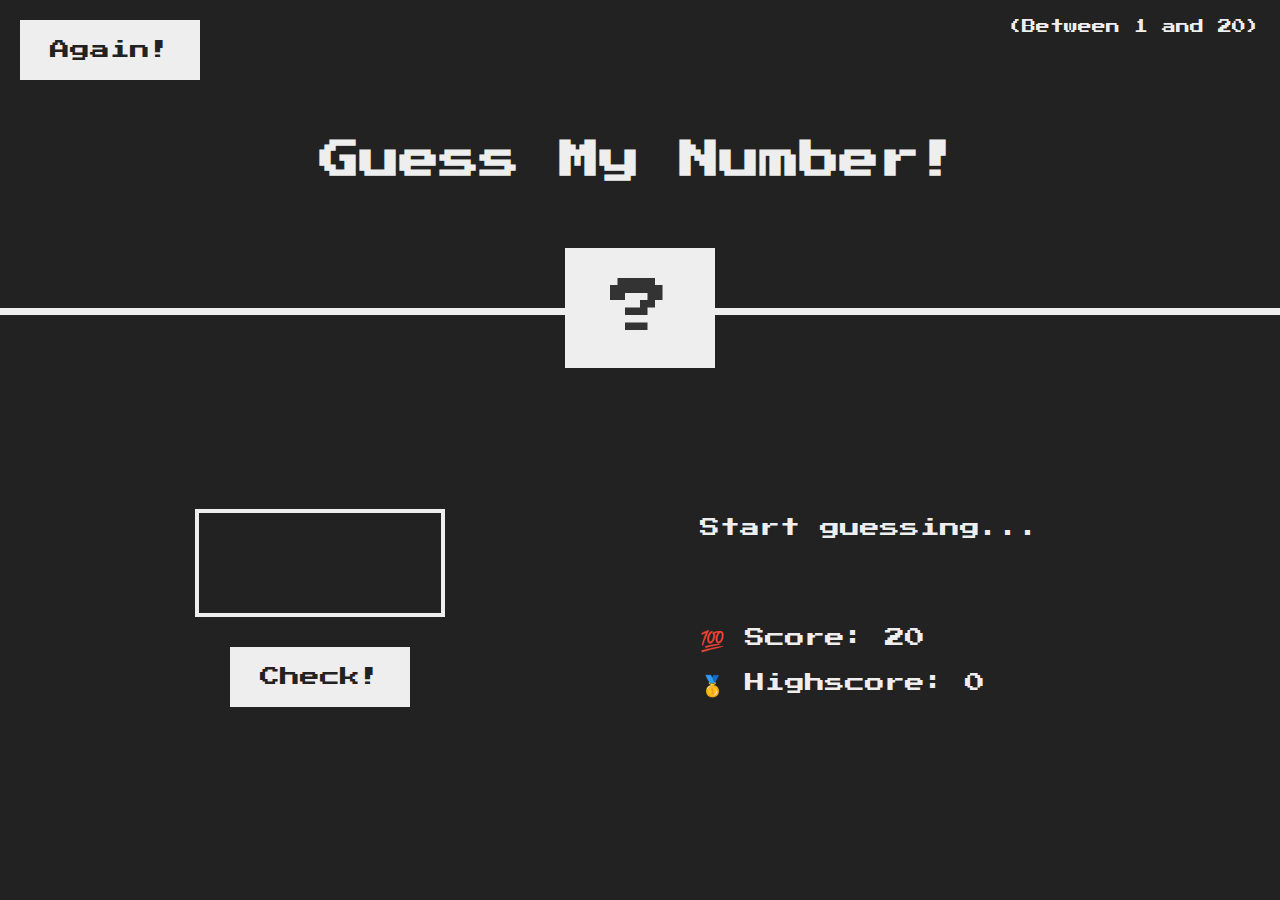
<file: Guess My Number/index.html>
<!DOCTYPE html>
<html lang="en">
  <head>
    <meta charset="UTF-8" />
    <meta name="viewport" content="width=device-width, initial-scale=1.0" />
    <meta http-equiv="X-UA-Compatible" content="ie=edge" />
    <link rel="stylesheet" href="style.css" />
    <title>Guess My Number!</title>
  </head>
  <body>
    <header>
      <h1>Guess My Number!</h1>
      <p class="between">(Between 1 and 20)</p>
      <button class="btn again">Again!</button>
      <div class="number">?</div>
    </header>
    <main>
      <section class="left">
        <input type="number" class="guess" />
        <button class="btn check">Check!</button>
      </section>
      <section class="right">
        <p class="message">Start guessing...</p>
        <p class="label-score">💯 Score: <span class="score">20</span></p>
        <p class="label-highscore">
          🥇 Highscore: <span class="highscore">0</span>
        </p>
      </section>
    </main>
    <script src="script.js"></script>
  </body>
</html>
</file>
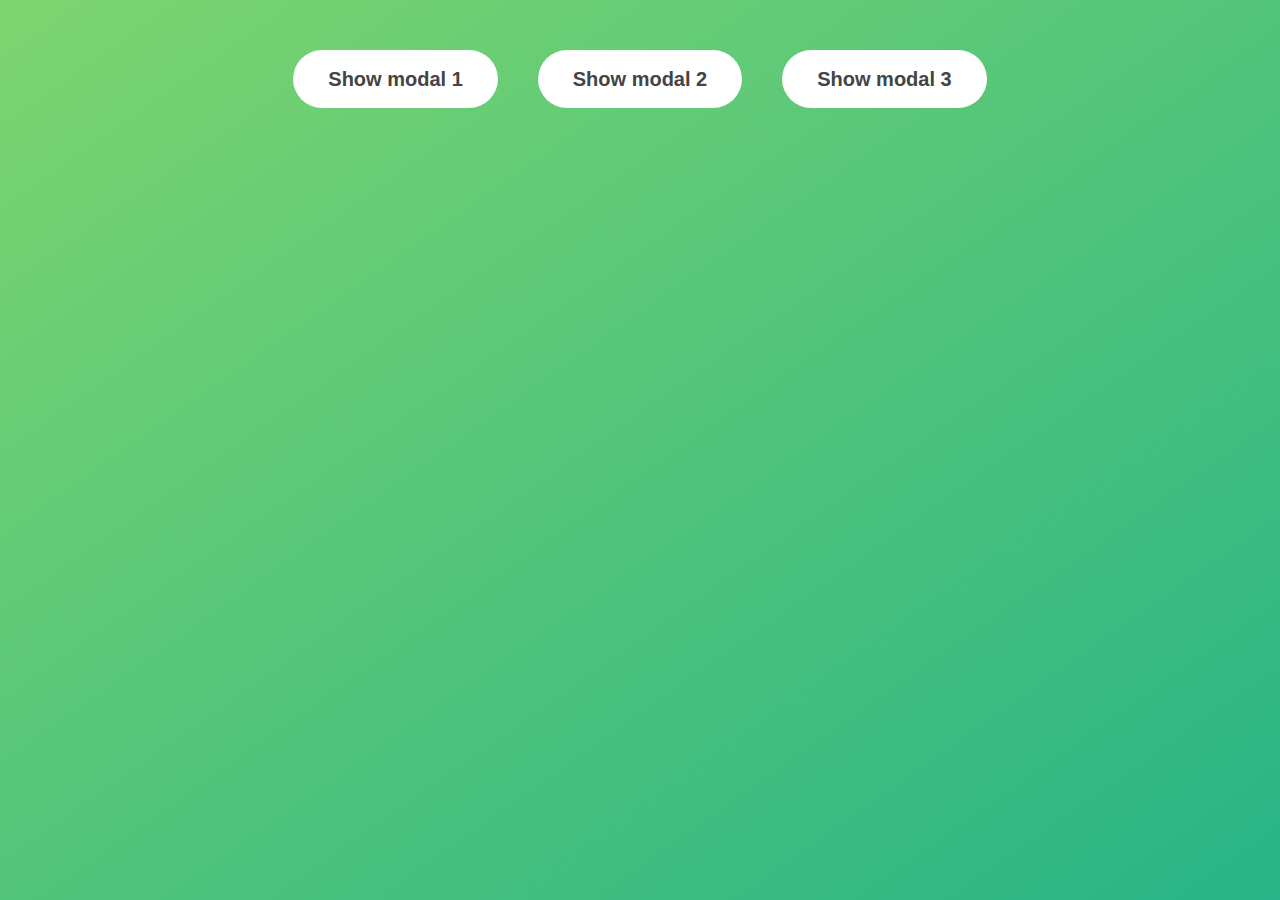
<file: Modal/index.html>
<!DOCTYPE html>
<html lang="en">
  <head>
    <meta charset="UTF-8" />
    <meta name="viewport" content="width=device-width, initial-scale=1.0" />
    <meta http-equiv="X-UA-Compatible" content="ie=edge" />
    <link rel="stylesheet" href="style.css" />
    <title>Modal window</title>
  </head>
  <body>
    <button class="show-modal">Show modal 1</button>
    <button class="show-modal">Show modal 2</button>
    <button class="show-modal">Show modal 3</button>

    <div class="modal hidden">
      <button class="close-modal">&times;</button>
      <h1>I'm a modal window 😍</h1>
      <p>
        Lorem ipsum dolor sit amet, consectetur adipisicing elit, sed do eiusmod
        tempor incididunt ut labore et dolore magna aliqua. Ut enim ad minim
        veniam, quis nostrud exercitation ullamco laboris nisi ut aliquip ex ea
        commodo consequat. Duis aute irure dolor in reprehenderit in voluptate
        velit esse cillum dolore eu fugiat nulla pariatur. Excepteur sint
        occaecat cupidatat non proident, sunt in culpa qui officia deserunt
        mollit anim id est laborum.
      </p>
    </div>
    <div class="overlay hidden"></div>

    <script src="script.js"></script>
  </body>
</html>
</file>
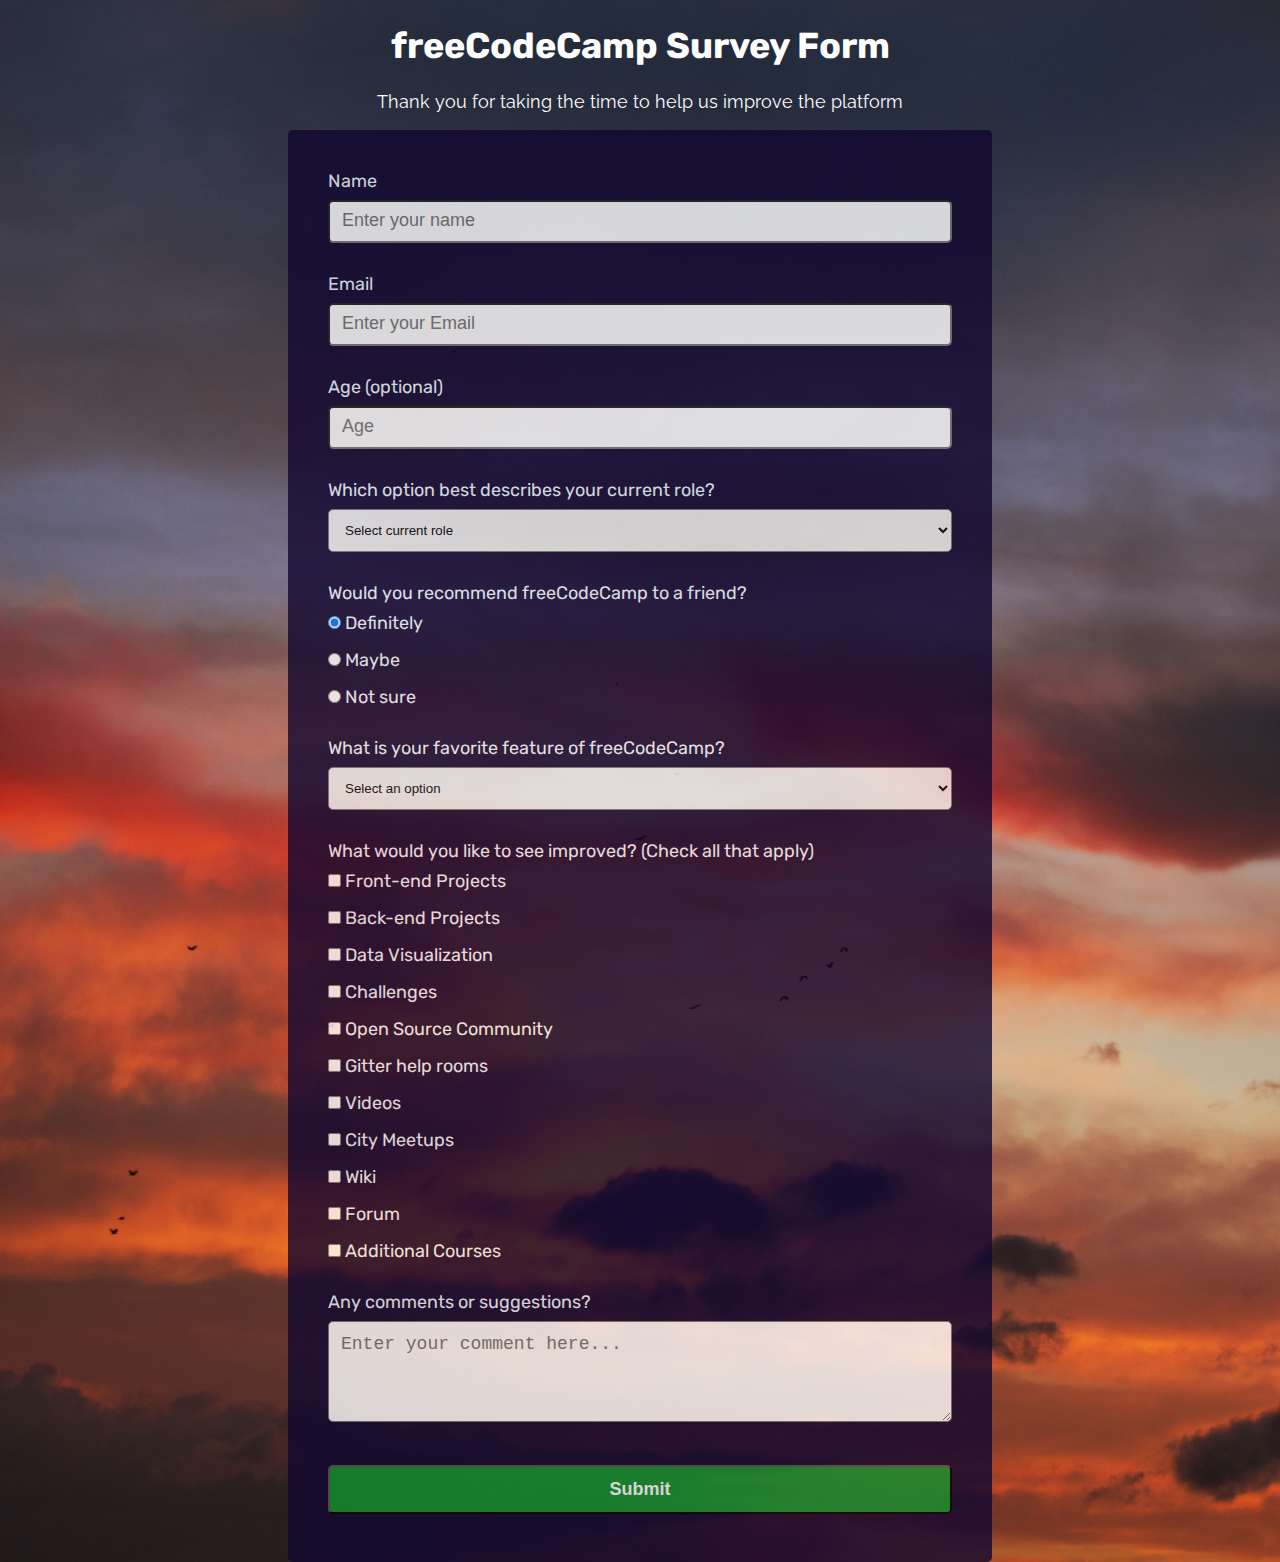
<file: Survey Form/index.html>
<!DOCTYPE html>
<html lang="en">
  <head>
    <meta charset="UTF-8" />
    <meta http-equiv="X-UA-Compatible" content="IE=edge" />
    <meta name="viewport" content="width=device-width, initial-scale=1.0" />
    <link rel="stylesheet" href="style.css" />
    <title>Survey Form</title>
  </head>
  <body>
    <h1 id="title">freeCodeCamp Survey Form</h1>
    <p id="description">
      Thank you for taking the time to help us improve the platform
    </p>

    <div class="wrapper">
      <form action="" method="" id="survey-form">
        <label for="name" id="number-label">Name</label>
        <br />
        <input
          type="text"
          name="name"
          id="name"
          placeholder="Enter your name"
        /><br /><br />
        <label for="email" id="email-label">Email</label>
        <br />
        <input
          type="email"
          name="email"
          id="email"
          placeholder="Enter your Email"
        /><br /><br />
        <label for="number" id="number-label">Age (optional)</label><br />
        <input
          type="number"
          name="number"
          id="number"
          min="1"
          max="150"
          placeholder="Age"
        /><br /><br />
        <label>Which option best describes your current role?</label><br />
        <select name="job-categories" id="dropdown">
          <option value="" class="opt" selected disabled>
            Select current role
          </option>
          <option value="">Student</option>
          <option value="">Full Time Job</option>
          <option value="">Full Time Learner</option>
          <option value="">Prefer not to say</option>
          <option value="">Other</option>
        </select>
        <br /><br />
        <label>Would you recommend freeCodeCamp to a friend?</label><br />
        <input
          type="radio"
          id="definitely"
          name="fav_language"
          value="Definitely"
          checked
        />
        <label for="definitely">Definitely</label><br />
        <input type="radio" id="maybe" name="fav_language" value="maybe" />
        <label for="maybe">Maybe</label><br />
        <input
          type="radio"
          id="not-sure"
          name="fav_language"
          value="not-sure"
        />
        <label for="not-sure">Not sure</label>
        <br /><br />
        <label>What is your favorite feature of freeCodeCamp?</label>
        <br />
        <select name="types" id="dropdown">
          <option value="" class="opt" selected disabled>
            Select an option
          </option>
          <option value="challenges">Challenges</option>
          <option value="projects">Projects</option>
          <option value="community">Community</option>
          <option value="prefer">Open source</option>
          <option value="other">Other</option>
        </select>
        <br /><br />
        <label
          >What would you like to see improved? (Check all that apply)</label
        ><br />
        <input type="checkbox" name="front" id="front" value="front" />
        <label for="front">Front-end Projects</label><br />
        <input type="checkbox" name="back" id="back" value="back" />
        <label for="back">Back-end Projects</label><br />
        <input type="checkbox" name="data" id="data" value="data" />
        <label for="data">Data Visualization</label><br />
        <input
          type="checkbox"
          name="challenges"
          id="challenges"
          value="challenges"
        />
        <label for="challenges">Challenges</label><br />
        <input type="checkbox" name="open" id="open" value="open" />
        <label for="open">Open Source Community</label><br />
        <input type="checkbox" name="gitter" id="gitter" value="gitter" />
        <label for="gitter">Gitter help rooms</label><br />
        <input type="checkbox" name="videos" id="videos" value="videos" />
        <label for="videos">Videos</label><br />
        <input type="checkbox" name="city" id="city" value="city" />
        <label for="city">City Meetups</label><br />
        <input type="checkbox" name="wiki" id="wiki" value="wiki" />
        <label for="wiki">Wiki</label><br />
        <input type="checkbox" name="forum" id="forum" value="forum" />
        <label for="forum">Forum</label><br />
        <input
          type="checkbox"
          name="additional"
          id="additional"
          value="additional"
        />
        <label for="additional">Additional Courses</label><br /><br />
        <label for="comments">Any comments or suggestions?</label>
        <br /><textarea
          name="comments"
          id="comments"
          cols="30"
          rows="5"
          placeholder="Enter your comment here..."
        ></textarea
        ><br /><br />
        <input type="submit" id="submit" value="Submit" /><br />
        <!-- <button type="submit">Submit</button> -->
      </form>
    </div>

    <script src="script.js"></script>
  </body>
</html>
</file>
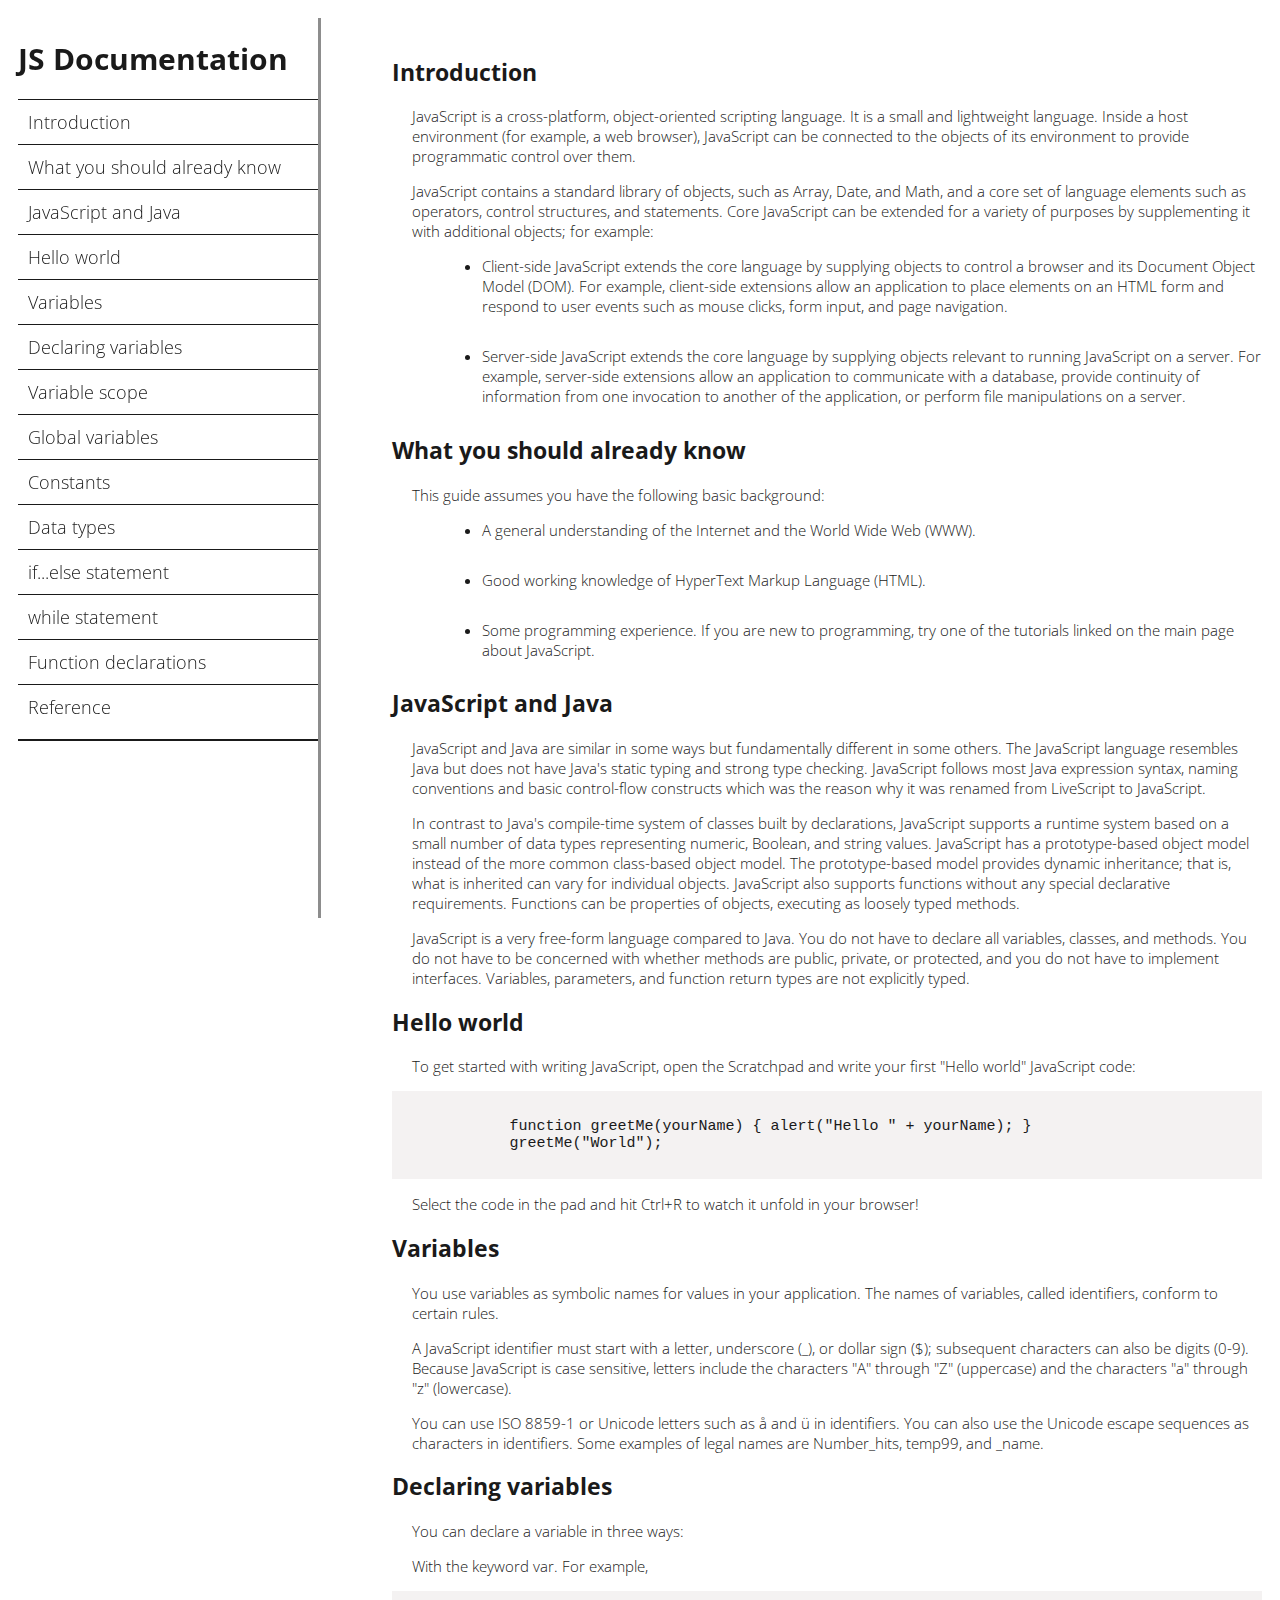
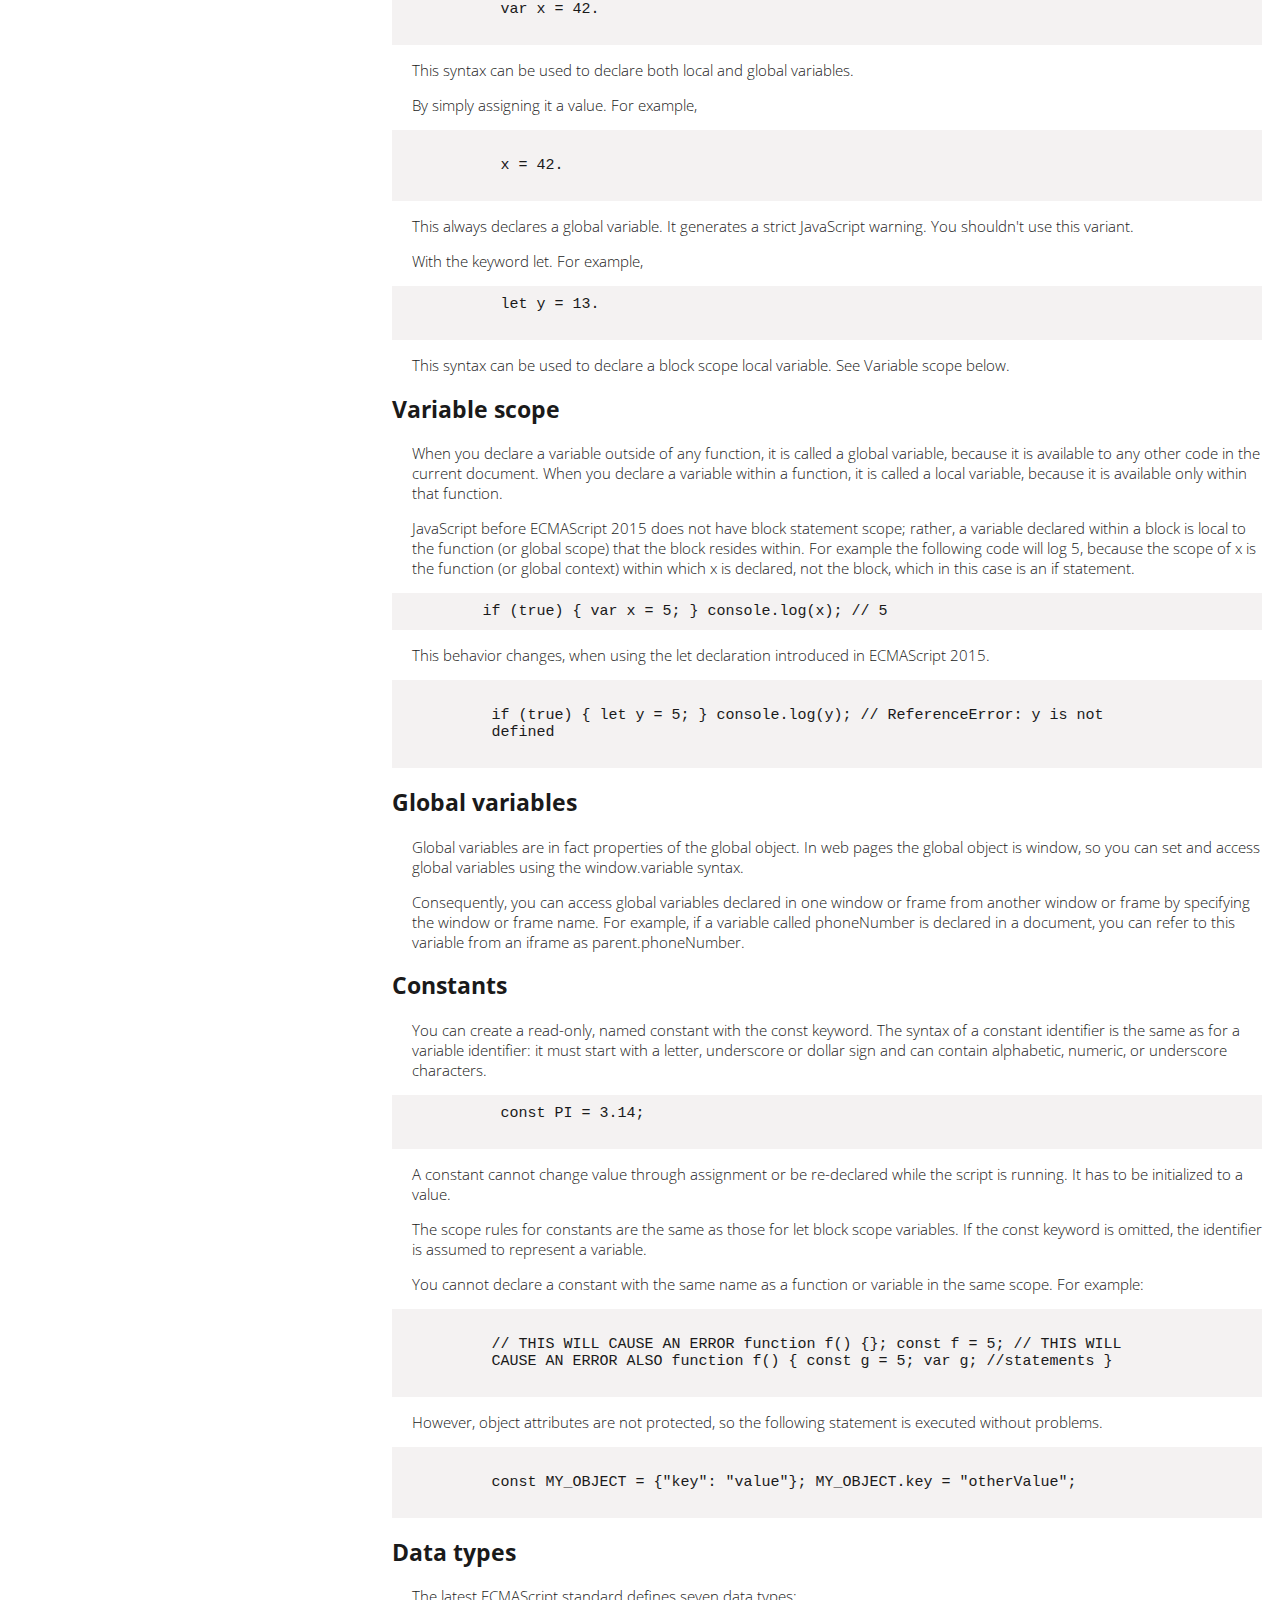
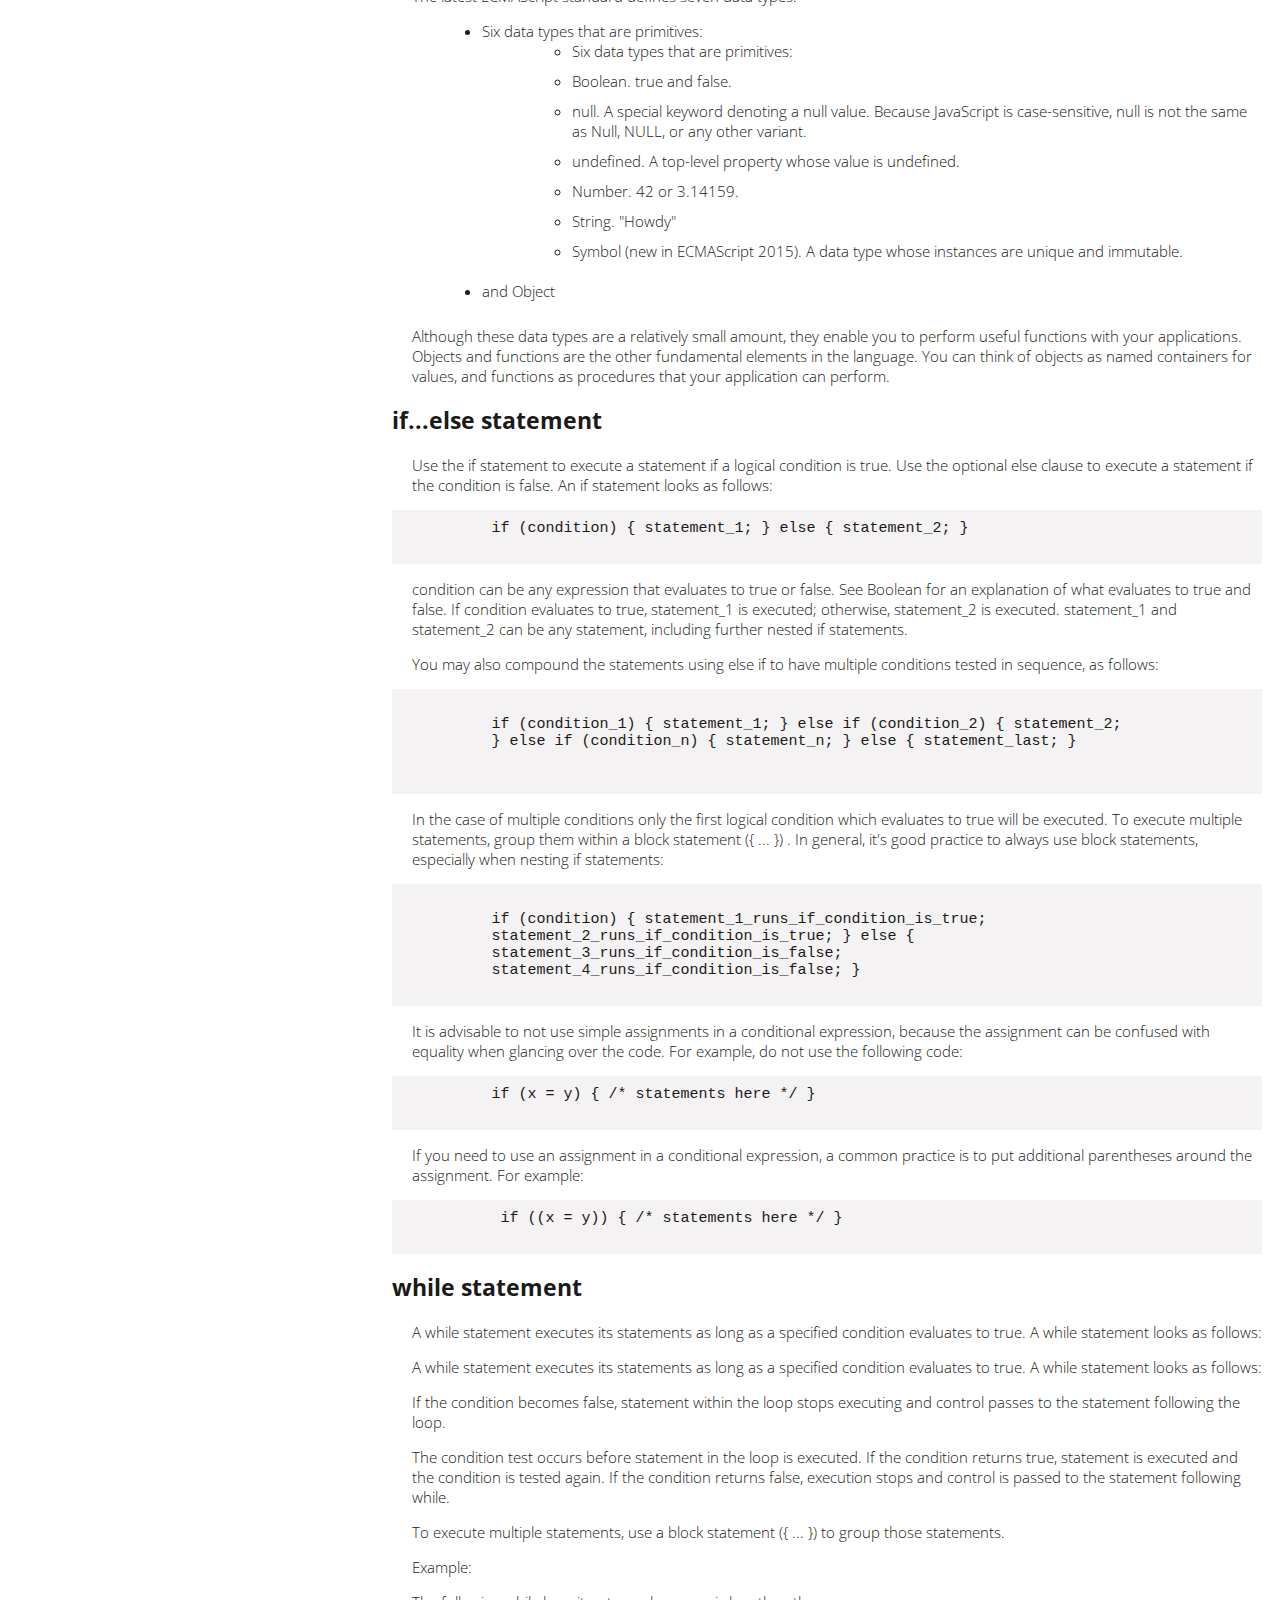
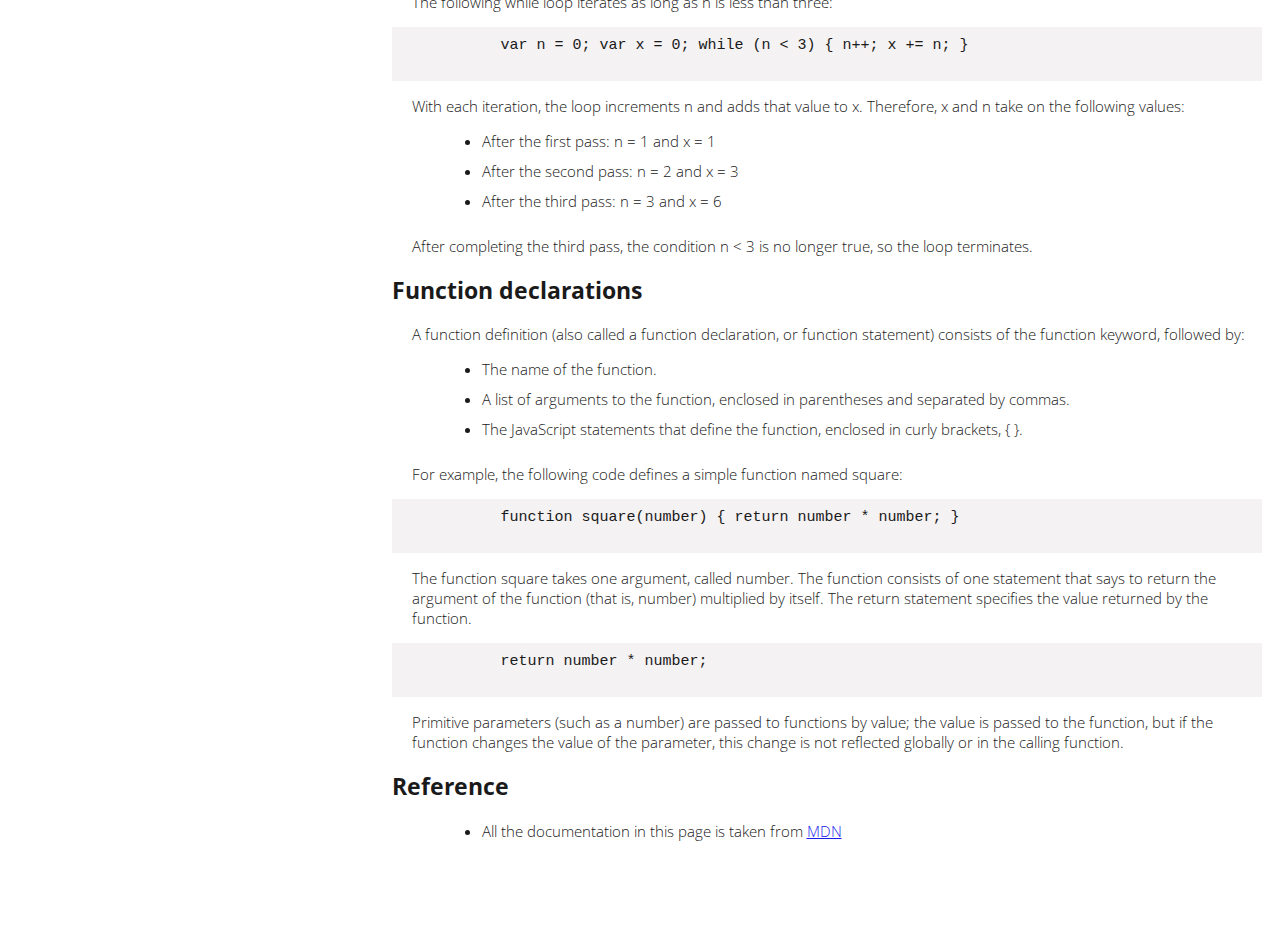
<file: Technical Documentation Page/index.html>
<!DOCTYPE html>
<html lang="en">
  <head>
    <meta charset="UTF-8" />
    <meta http-equiv="X-UA-Compatible" content="IE=edge" />
    <meta name="viewport" content="width=device-width, initial-scale=1.0" />
    <link rel="stylesheet" href="style.css" />
    <script defer src="script.js"></script>
    <title>Technical Documentation Page</title>
  </head>
  <body>
    <div class="wrapper">
      <main id="main-doc">
        <section class="main-section" id="Introduction">
          <h2>Introduction</h2>
          <p>
            JavaScript is a cross-platform, object-oriented scripting language.
            It is a small and lightweight language. Inside a host environment
            (for example, a web browser), JavaScript can be connected to the
            objects of its environment to provide programmatic control over
            them.
          </p>
          <p>
            JavaScript contains a standard library of objects, such as Array,
            Date, and Math, and a core set of language elements such as
            operators, control structures, and statements. Core JavaScript can
            be extended for a variety of purposes by supplementing it with
            additional objects; for example:
          </p>
          <ul>
            <li>
              Client-side JavaScript extends the core language by supplying
              objects to control a browser and its Document Object Model (DOM).
              For example, client-side extensions allow an application to place
              elements on an HTML form and respond to user events such as mouse
              clicks, form input, and page navigation.
            </li>
            <br />
            <li>
              Server-side JavaScript extends the core language by supplying
              objects relevant to running JavaScript on a server. For example,
              server-side extensions allow an application to communicate with a
              database, provide continuity of information from one invocation to
              another of the application, or perform file manipulations on a
              server.
            </li>
          </ul>
        </section>
        <section class="main-section" id="What_you_should_already_know">
          <h2>What you should already know</h2>
          <p>This guide assumes you have the following basic background:</p>
          <ul>
            <li>
              A general understanding of the Internet and the World Wide Web
              (WWW).
            </li>
            <br />
            <li>Good working knowledge of HyperText Markup Language (HTML).</li>
            <br />
            <li>
              Some programming experience. If you are new to programming, try
              one of the tutorials linked on the main page about JavaScript.
            </li>
          </ul>
        </section>
        <section class="main-section" id="JavaScript_and_Java">
          <h2>JavaScript and Java</h2>
          <p>
            JavaScript and Java are similar in some ways but fundamentally
            different in some others. The JavaScript language resembles Java but
            does not have Java's static typing and strong type checking.
            JavaScript follows most Java expression syntax, naming conventions
            and basic control-flow constructs which was the reason why it was
            renamed from LiveScript to JavaScript.
          </p>
          <p>
            In contrast to Java's compile-time system of classes built by
            declarations, JavaScript supports a runtime system based on a small
            number of data types representing numeric, Boolean, and string
            values. JavaScript has a prototype-based object model instead of the
            more common class-based object model. The prototype-based model
            provides dynamic inheritance; that is, what is inherited can vary
            for individual objects. JavaScript also supports functions without
            any special declarative requirements. Functions can be properties of
            objects, executing as loosely typed methods.
          </p>
          <p>
            JavaScript is a very free-form language compared to Java. You do not
            have to declare all variables, classes, and methods. You do not have
            to be concerned with whether methods are public, private, or
            protected, and you do not have to implement interfaces. Variables,
            parameters, and function return types are not explicitly typed.
          </p>
        </section>
        <section class="main-section" id="Hello_world">
          <h2>Hello world</h2>
          <p>
            To get started with writing JavaScript, open the Scratchpad and
            write your first "Hello world" JavaScript code:
          </p>
          <pre id="code">
          <code>
            function greetMe(yourName) { alert("Hello " + yourName); }
            greetMe("World");</code
          >
        </pre>
          <p>
            Select the code in the pad and hit Ctrl+R to watch it unfold in your
            browser!
          </p>
        </section>
        <section class="main-section" id="Variables">
          <h2>Variables</h2>
          <p>
            You use variables as symbolic names for values in your application.
            The names of variables, called identifiers, conform to certain
            rules.
          </p>
          <p>
            A JavaScript identifier must start with a letter, underscore (_), or
            dollar sign ($); subsequent characters can also be digits (0-9).
            Because JavaScript is case sensitive, letters include the characters
            "A" through "Z" (uppercase) and the characters "a" through "z"
            (lowercase).
          </p>
          <p>
            You can use ISO 8859-1 or Unicode letters such as å and ü in
            identifiers. You can also use the Unicode escape sequences as
            characters in identifiers. Some examples of legal names are
            Number_hits, temp99, and _name.
          </p>
        </section>
        <section class="main-section" id="Declaring_variables">
          <h2>Declaring variables</h2>
          <p>You can declare a variable in three ways:</p>
          <p>With the keyword var. For example,</p>
          <pre id="code">
          <code> var x = 42.</code>
        </pre>
          <p>
            This syntax can be used to declare both local and global variables.
          </p>
          <p>By simply assigning it a value. For example,</p>
          <pre id="code"> 
          <code> x = 42.</code>
        </pre>
          <p>
            This always declares a global variable. It generates a strict
            JavaScript warning. You shouldn't use this variant.
          </p>
          <p>With the keyword let. For example,</p>
          <pre id="code">
          <code> let y = 13.</code>
        </pre>
          <p>
            This syntax can be used to declare a block scope local variable. See
            Variable scope below.
          </p>
        </section>
        <section class="main-section" id="Variable_scope">
          <h2>Variable scope</h2>
          <p>
            When you declare a variable outside of any function, it is called a
            global variable, because it is available to any other code in the
            current document. When you declare a variable within a function, it
            is called a local variable, because it is available only within that
            function.
          </p>
          <p>
            JavaScript before ECMAScript 2015 does not have block statement
            scope; rather, a variable declared within a block is local to the
            function (or global scope) that the block resides within. For
            example the following code will log 5, because the scope of x is the
            function (or global context) within which x is declared, not the
            block, which in this case is an if statement.
          </p>
          <pre id="code">
        <code> if (true) { var x = 5; } console.log(x); // 5 </code> </pre>
          <p>
            This behavior changes, when using the let declaration introduced in
            ECMAScript 2015.
          </p>
          <pre id="code">
          <code>
          if (true) { let y = 5; } console.log(y); // ReferenceError: y is not
          defined</code>
        </pre>
        </section>
        <section class="main-section" id="Global_variables">
          <h2>Global variables</h2>
          <p>
            Global variables are in fact properties of the global object. In web
            pages the global object is window, so you can set and access global
            variables using the window.variable syntax.
          </p>
          <p>
            Consequently, you can access global variables declared in one window
            or frame from another window or frame by specifying the window or
            frame name. For example, if a variable called phoneNumber is
            declared in a document, you can refer to this variable from an
            iframe as parent.phoneNumber.
          </p>
        </section>
        <section class="main-section" id="Constants">
          <h2>Constants</h2>
          <p>
            You can create a read-only, named constant with the const keyword.
            The syntax of a constant identifier is the same as for a variable
            identifier: it must start with a letter, underscore or dollar sign
            and can contain alphabetic, numeric, or underscore characters.
          </p>
          <pre id="code">
          <code> const PI = 3.14;</code>
        </pre>
          <p>
            A constant cannot change value through assignment or be re-declared
            while the script is running. It has to be initialized to a value.
          </p>
          <p>
            The scope rules for constants are the same as those for let block
            scope variables. If the const keyword is omitted, the identifier is
            assumed to represent a variable.
          </p>
          <p>
            You cannot declare a constant with the same name as a function or
            variable in the same scope. For example:
          </p>
          <pre id="code">
          <code>
          // THIS WILL CAUSE AN ERROR function f() {}; const f = 5; // THIS WILL
          CAUSE AN ERROR ALSO function f() { const g = 5; var g; //statements } </code>
        </pre>
          <p>
            However, object attributes are not protected, so the following
            statement is executed without problems.
          </p>
          <pre id="code">
          <code>
          const MY_OBJECT = {"key": "value"}; MY_OBJECT.key = "otherValue";</code>
        </pre>
        </section>
        <section class="main-section" id="Data_types">
          <h2>Data types</h2>
          <p>The latest ECMAScript standard defines seven data types:</p>
          <ul>
            <li>
              Six data types that are primitives:
              <ul>
                <li>Six data types that are primitives:</li>
                <li>Boolean. true and false.</li>
                <li>
                  null. A special keyword denoting a null value. Because
                  JavaScript is case-sensitive, null is not the same as Null,
                  NULL, or any other variant.
                </li>
                <li>
                  undefined. A top-level property whose value is undefined.
                </li>
                <li>Number. 42 or 3.14159.</li>
                <li>String. "Howdy"</li>
                <li>
                  Symbol (new in ECMAScript 2015). A data type whose instances
                  are unique and immutable.
                </li>
              </ul>
            </li>
            <li>and Object</li>
          </ul>
          <p>
            Although these data types are a relatively small amount, they enable
            you to perform useful functions with your applications. Objects and
            functions are the other fundamental elements in the language. You
            can think of objects as named containers for values, and functions
            as procedures that your application can perform.
          </p>
        </section>
        <section class="main-section" id="if_else statement">
          <h2>if...else statement</h2>
          <p>
            Use the if statement to execute a statement if a logical condition
            is true. Use the optional else clause to execute a statement if the
            condition is false. An if statement looks as follows:
          </p>
          <pre id="code">
         <code> if (condition) { statement_1; } else { statement_2; }</code>
        </pre>
          <p>
            condition can be any expression that evaluates to true or false. See
            Boolean for an explanation of what evaluates to true and false. If
            condition evaluates to true, statement_1 is executed; otherwise,
            statement_2 is executed. statement_1 and statement_2 can be any
            statement, including further nested if statements.
          </p>
          <p>
            You may also compound the statements using else if to have multiple
            conditions tested in sequence, as follows:
          </p>
          <pre id="code">
          <code>
          if (condition_1) { statement_1; } else if (condition_2) { statement_2;
          } else if (condition_n) { statement_n; } else { statement_last; }
          </code>
        </pre>
          <p>
            In the case of multiple conditions only the first logical condition
            which evaluates to true will be executed. To execute multiple
            statements, group them within a block statement ({ ... }) . In
            general, it's good practice to always use block statements,
            especially when nesting if statements:
          </p>
          <pre id="code">
          <code>
          if (condition) { statement_1_runs_if_condition_is_true;
          statement_2_runs_if_condition_is_true; } else {
          statement_3_runs_if_condition_is_false;
          statement_4_runs_if_condition_is_false; }</code>
        </pre>
          <p>
            It is advisable to not use simple assignments in a conditional
            expression, because the assignment can be confused with equality
            when glancing over the code. For example, do not use the following
            code:
          </p>
          <pre id="code">
          <code>if (x = y) { /* statements here */ } </code>
        </pre>
          <p>
            If you need to use an assignment in a conditional expression, a
            common practice is to put additional parentheses around the
            assignment. For example:
          </p>
          <pre id="code">
          <code> if ((x = y)) { /* statements here */ } </code>
        </pre>
        </section>
        <section class="main-section" id="while_statement">
          <h2>while statement</h2>
          <p>
            A while statement executes its statements as long as a specified
            condition evaluates to true. A while statement looks as follows:
          </p>
          <p>
            A while statement executes its statements as long as a specified
            condition evaluates to true. A while statement looks as follows:
          </p>
          <p>
            If the condition becomes false, statement within the loop stops
            executing and control passes to the statement following the loop.
          </p>
          <p>
            The condition test occurs before statement in the loop is executed.
            If the condition returns true, statement is executed and the
            condition is tested again. If the condition returns false, execution
            stops and control is passed to the statement following while.
          </p>
          <p>
            To execute multiple statements, use a block statement ({ ... }) to
            group those statements.
          </p>
          <p>Example:</p>
          <p>
            The following while loop iterates as long as n is less than three:
          </p>
          <pre id="code">
          <code> var n = 0; var x = 0; while (n < 3) { n++; x += n; }</code>
        </pre>
          <p>
            With each iteration, the loop increments n and adds that value to x.
            Therefore, x and n take on the following values:
          </p>
          <ul>
            <li>After the first pass: n = 1 and x = 1</li>
            <li>After the second pass: n = 2 and x = 3</li>
            <li>After the third pass: n = 3 and x = 6</li>
          </ul>
          <p>
            After completing the third pass, the condition n < 3 is no longer
            true, so the loop terminates.
          </p>
        </section>
        <section class="main-section" id="Function_declarations">
          <h2>Function declarations</h2>
          <p>
            A function definition (also called a function declaration, or
            function statement) consists of the function keyword, followed by:
          </p>
          <ul>
            <li>The name of the function.</li>
            <li>
              A list of arguments to the function, enclosed in parentheses and
              separated by commas.
            </li>
            <li>
              The JavaScript statements that define the function, enclosed in
              curly brackets, { }.
            </li>
          </ul>
          <p>
            For example, the following code defines a simple function named
            square:
          </p>
          <pre id="code">
          <code> function square(number) { return number * number; }</code>
        </pre>
          <p>
            The function square takes one argument, called number. The function
            consists of one statement that says to return the argument of the
            function (that is, number) multiplied by itself. The return
            statement specifies the value returned by the function.
          </p>
          <pre id="code">
          <code> return number * number;</code>
        </pre>
          <p>
            Primitive parameters (such as a number) are passed to functions by
            value; the value is passed to the function, but if the function
            changes the value of the parameter, this change is not reflected
            globally or in the calling function.
          </p>
        </section>
        <section class="main-section" id="Reference">
          <h2>Reference</h2>
          <ul>
            <li>
              All the documentation in this page is taken from
              <a
                href="https://developer.mozilla.org/en-US/docs/Web/JavaScript/Guide"
                >MDN</a
              >
            </li>
          </ul>
        </section>
      </main>
      <div class="sidebar">
        <h1>JS Documentation</h1>
        <nav id="navbar">
          <li><a href="#Introduction" id="nav-link">Introduction</a></li>
          <li>
            <a href="#What_you_should_already_know" id="nav-link"
              >What you should already know
            </a>
          </li>
          <li>
            <a href="#JavaScript_and_Java" id="nav-link">JavaScript and Java</a>
          </li>
          <li><a href="#Hello_world" id="nav-link">Hello world</a></li>
          <li><a href="#Variables" id="nav-link">Variables</a></li>
          <li>
            <a href="#Declaring_variables" id="nav-link">Declaring variables</a>
          </li>
          <li><a href="#Variable_scope" id="nav-link">Variable scope</a></li>
          <li>
            <a href="#Global_variables" id="nav-link">Global variables</a>
          </li>
          <li><a href="#Constants" id="nav-link">Constants</a></li>
          <li><a href="#Data_types" id="nav-link">Data types</a></li>
          <li>
            <a href="#if_else statement" id="nav-link">if...else statement</a>
          </li>
          <li><a href="#while_statement" id="nav-link">while statement</a></li>
          <li>
            <a href="#Function_declarations" id="nav-link"
              >Function declarations</a
            >
          </li>
          <li><a href="#Reference" id="nav-link">Reference</a></li>
        </nav>
      </div>
    </div>
  </body>
</html>
</file>
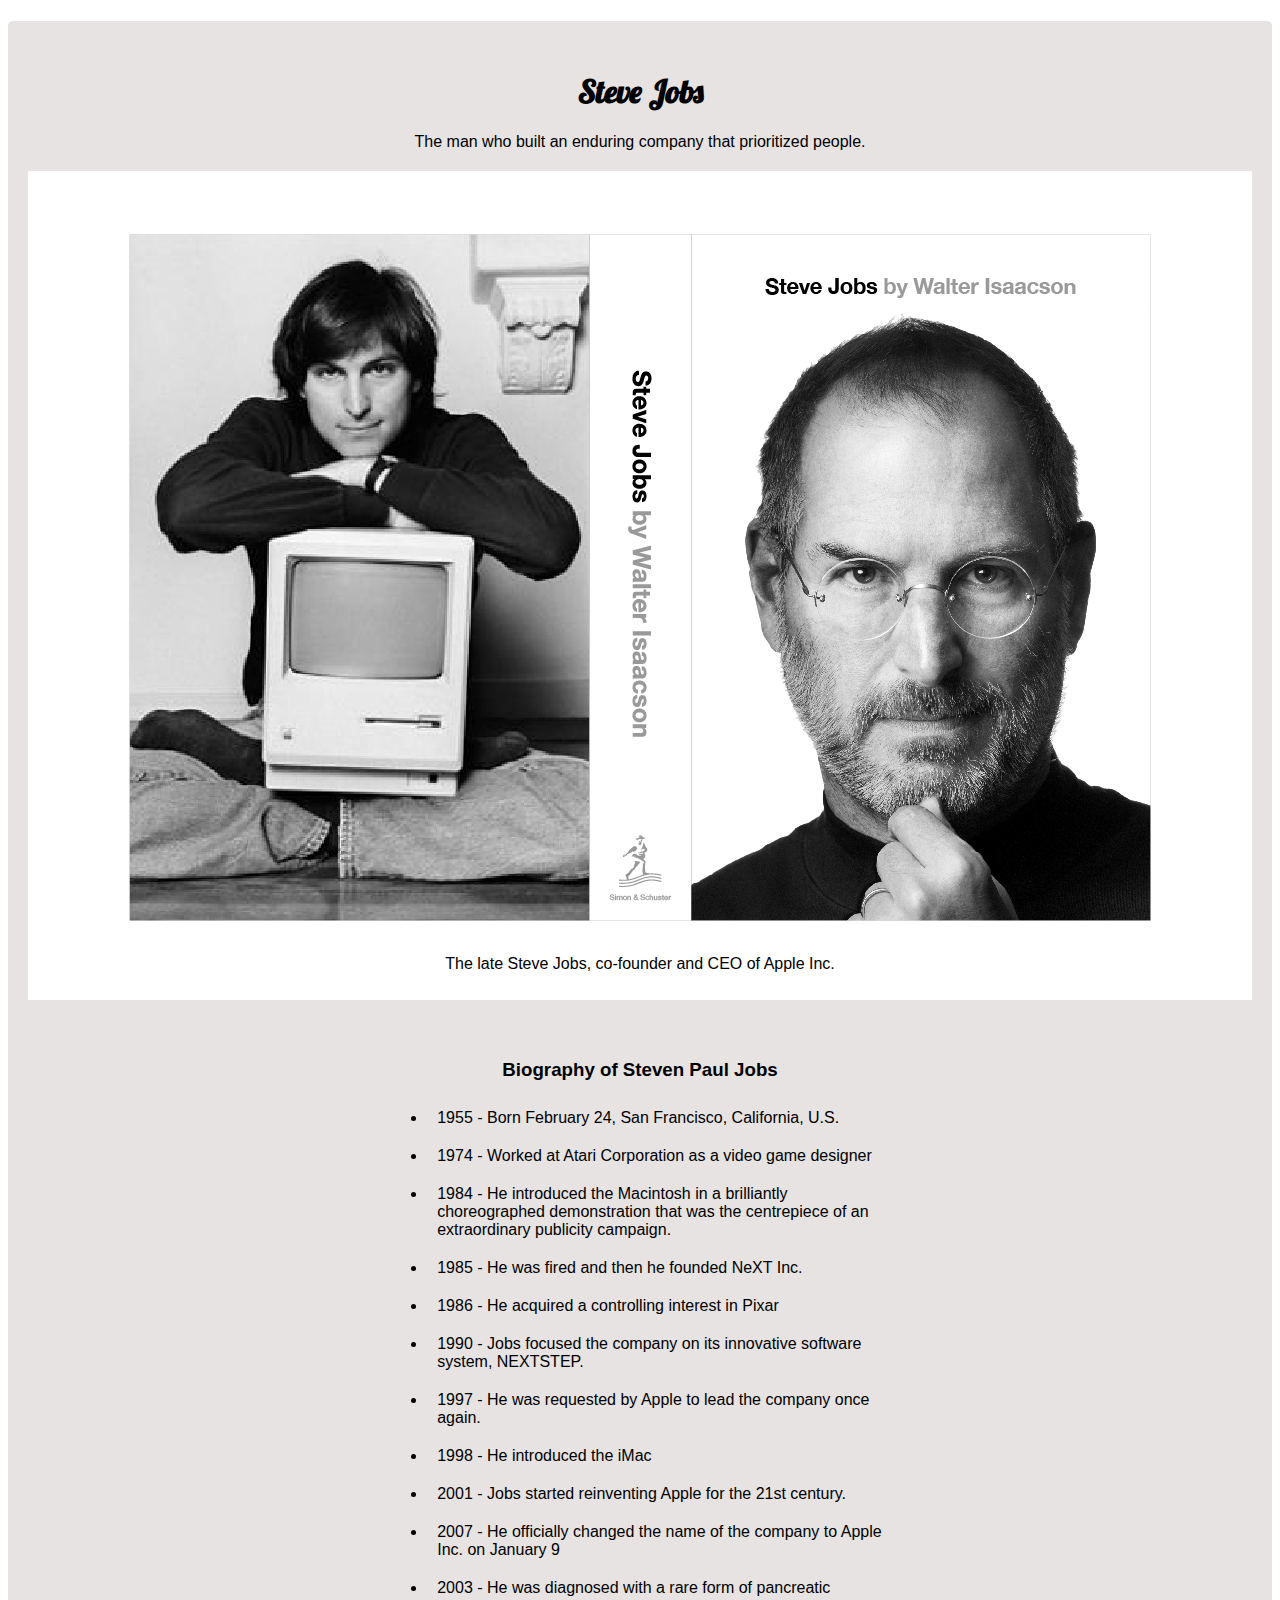
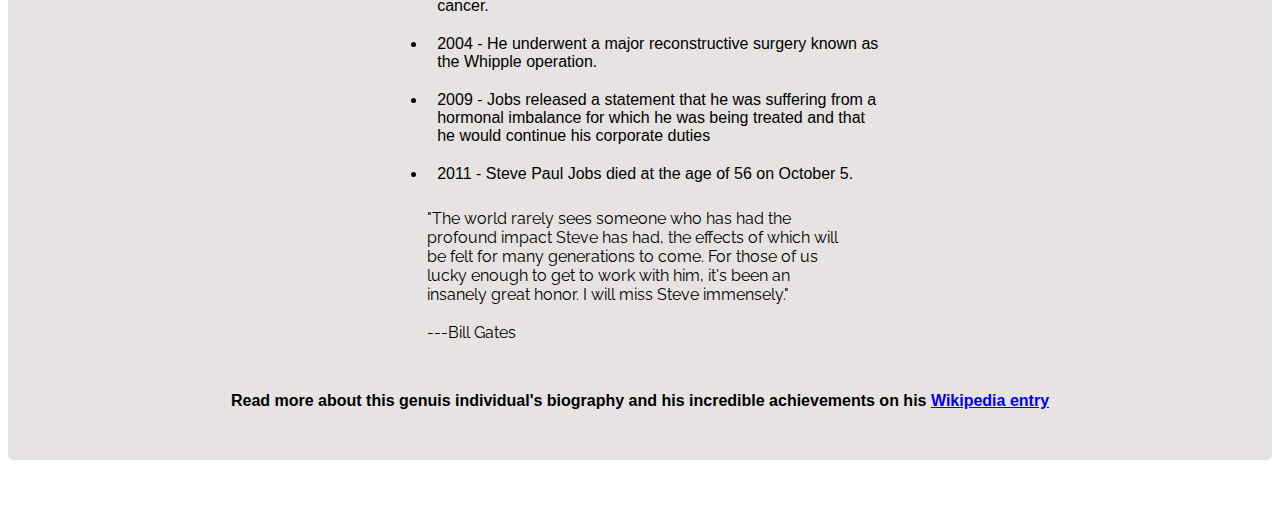
<file: Tribute Page/index.html>
<!DOCTYPE html>
<html lang="en">
<head>
    <meta charset="UTF-8">
    <meta http-equiv="X-UA-Compatible" content="IE=edge">
    <meta name="viewport" content="width=device-width, initial-scale=1.0">
    <link rel="stylesheet" href="style.css">
    <title>Document</title>
</head>
<body>
     <div id="main">
       <h1 id="title">Steve Jobs</h1>
       <p id="slogan">The man who built an enduring company that prioritized people.</p>
       <figure id="img-div"><img src="images/steve6.png" id="image" alt="Image"></img>
         <figcaption id="img-caption">The late Steve Jobs, co-founder and CEO of Apple Inc. </figcaption>
       </figure>
      <div id="tribute-info">   <h3 >Biography of Steven Paul Jobs</h3>
        <div class="items">
            <ul class="list-items">
                <li>1955 - Born February 24, San Francisco, California, U.S.</li>
                <li>1974 - Worked at Atari Corporation as a video game designer</li>
                <li>1984 - He introduced the Macintosh in a brilliantly choreographed demonstration that was the centrepiece of an extraordinary publicity campaign.</li>
                <li>1985 - He was fired and then he founded NeXT Inc.</li>
                <LI>1986 - He acquired a controlling interest in Pixar</LI>
                <li>1990 - Jobs focused the company on its innovative software system, NEXTSTEP.</li>
                <li>1997 - He was requested by Apple to lead the company once again.</li>
                <li>1998 - He introduced the iMac</li>
                <li>2001 - Jobs started reinventing Apple for the 21st century.</li>
                <li>2007 - He officially changed the name of the company to Apple Inc. on January 9</li>
                <li>2003 - He was diagnosed with a rare form of pancreatic cancer. </li>
                <li>2004 - He underwent a major reconstructive surgery known as the Whipple operation.</li>
                <li>2009 - Jobs released a statement that he was suffering from a hormonal imbalance for which he was being treated and that he would continue his corporate duties</li>
                <li>2011 - Steve Paul Jobs died at the age of 56 on October 5.</li>
            </ul>
        </div>
      
      
      <blockquote class="quote" cite="https://www.computerworld.com/article/2471276/what-bill-gates-has-said-about-steve-jobs-through-the-decades.html">"The world rarely sees someone who has had the profound impact Steve has had, the effects of which will be felt for many generations to come. For those of us lucky enough to get to work with him, it's been an insanely great honor. I will miss Steve immensely."<br><br>---Bill Gates</blockquote>
      </div>
    <p class="foot"> <strong>Read more about this genuis individual's biography and his incredible achievements on his 
       <a href="https://en.wikipedia.org/wiki/Steve_Jobs" id="tribute-link" target="_blank">Wikipedia entry</a></strong>
     </p>
      
     </div>
    </body>
</html>
</file>
<file: Guess My Number/style.css>
@import url('https://fonts.googleapis.com/css?family=Press+Start+2P&display=swap');

* {
  margin: 0;
  padding: 0;
  box-sizing: inherit;
}

html {
  font-size: 62.5%;
  box-sizing: border-box;
}

body {
  font-family: 'Press Start 2P', sans-serif;
  color: #eee;
  background-color: #222;
  /* background-color: #60b347; */
}

/* LAYOUT */
header {
  position: relative;
  height: 35vh;
  border-bottom: 7px solid #eee;
}

main {
  height: 65vh;
  color: #eee;
  display: flex;
  align-items: center;
  justify-content: space-around;
}

.left {
  width: 52rem;
  display: flex;
  flex-direction: column;
  align-items: center;
}

.right {
  width: 52rem;
  font-size: 2rem;
}

/* ELEMENTS STYLE */
h1 {
  font-size: 4rem;
  text-align: center;
  position: absolute;
  width: 100%;
  top: 52%;
  left: 50%;
  transform: translate(-50%, -50%);
}

.number {
  background: #eee;
  color: #333;
  font-size: 6rem;
  width: 15rem;
  padding: 3rem 0rem;
  text-align: center;
  position: absolute;
  bottom: 0;
  left: 50%;
  transform: translate(-50%, 50%);
}

.between {
  font-size: 1.4rem;
  position: absolute;
  top: 2rem;
  right: 2rem;
}

.again {
  position: absolute;
  top: 2rem;
  left: 2rem;
}

.guess {
  background: none;
  border: 4px solid #eee;
  font-family: inherit;
  color: inherit;
  font-size: 5rem;
  padding: 2.5rem;
  width: 25rem;
  text-align: center;
  display: block;
  margin-bottom: 3rem;
}

.btn {
  border: none;
  background-color: #eee;
  color: #222;
  font-size: 2rem;
  font-family: inherit;
  padding: 2rem 3rem;
  cursor: pointer;
}

.btn:hover {
  background-color: #ccc;
}

.message {
  margin-bottom: 8rem;
  height: 3rem;
}

.label-score {
  margin-bottom: 2rem;
}
</file>
<file: Modal/style.css>
* {
  margin: 0;
  padding: 0;
  box-sizing: inherit;
}

html {
  font-size: 62.5%;
  box-sizing: border-box;
}

body {
  font-family: sans-serif;
  color: #333;
  line-height: 1.5;
  height: 100vh;
  position: relative;
  display: flex;
  align-items: flex-start;
  justify-content: center;
  background: linear-gradient(to top left, #28b487, #7dd56f);
}

.show-modal {
  font-size: 2rem;
  font-weight: 600;
  padding: 1.75rem 3.5rem;
  margin: 5rem 2rem;
  border: none;
  background-color: #fff;
  color: #444;
  border-radius: 10rem;
  cursor: pointer;
}

.close-modal {
  position: absolute;
  top: 1.2rem;
  right: 2rem;
  font-size: 5rem;
  color: #333;
  cursor: pointer;
  border: none;
  background: none;
}

h1 {
  font-size: 2.5rem;
  margin-bottom: 2rem;
}

p {
  font-size: 1.8rem;
}

/* -------------------------- */
/* CLASSES TO MAKE MODAL WORK */
.hidden {
  display: none;
}

.modal {
  position: absolute;
  top: 50%;
  left: 50%;
  transform: translate(-50%, -50%);
  width: 70%;

  background-color: white;
  padding: 6rem;
  border-radius: 5px;
  box-shadow: 0 3rem 5rem rgba(0, 0, 0, 0.3);
  z-index: 10;
}

.overlay {
  position: absolute;
  top: 0;
  left: 0;
  width: 100%;
  height: 100%;
  background-color: rgba(0, 0, 0, 0.6);
  backdrop-filter: blur(3px);
  z-index: 5;
}
</file>
<file: Survey Form/style.css>
@import url("https://fonts.googleapis.com/css2?family=Raleway:ital,wght@1,200;1,400&display=swap");
@import url("https://fonts.googleapis.com/css2?family=Rubik&display=swap");
* {
  box-sizing: border-box;
}
/* Centering the elements of the body using width and auto */
/* Positioning the background image with the rest of the attributes  */
body {
  width: 55%;
  margin: auto;
  background-image: url("images/back1.jpg");
  background-color: #cccccc;
  height: 100%;
  background-position: center;
  background-repeat: no-repeat;
  background-size: cover;
  font-family: Rubik;
  font-size: 18px;
}

h1,
p {
  text-align: center;
  color: white;
}
p {
  font-family: Raleway, sans-serif;
}
.wrapper {
  background-color: #12072f;
  border-radius: 5px;
  padding: 40px;
  opacity: 80%;
}
label {
  color: aliceblue;
}
input[type="text"],
input[type="email"],
input[type="submit"],
input[type="number"],
select,
textarea {
  width: 100%;
  padding: 12px 12px;
  margin: 8px 0;
  border-radius: 5px;
}

input[type="radio"],
input[type="checkbox"] {
  margin: 12px 0;
}

::placeholder {
  font-size: 18px;
}

/* ::placeholder,
option.opt {
  font-size: 18px;
} */

input[type="submit"] {
  background-color: #12922f;
  color: white;
  cursor: pointer;
  font-weight: bold;
  font-size: 18px;
}

/* option.opt {
  font-size: 18px;
} */
</file>
<file: Technical Documentation Page/style.css>
@import url("https://fonts.googleapis.com/css2?family=Open+Sans&display=swap");

* {
  box-sizing: border-box;
  /* margin: 0;
  padding: 0; */
}

body {
  font-family: Open Sans;
  font-size: 15px;
  font-weight: 300;
  opacity: 90%;
}

main {
  grid-area: main;
  background-color: rgb(255, 255, 255);
  padding-top: 20px;
  padding-left: 20px;
  margin: 10px;
}

#code {
  background-color: #f3f1f1;
  padding: 10px;
}

.sidebar {
  display: block;
  grid-area: sidebar;
  height: 250px;
  margin: 10px;
}

.sidebar h1 {
  padding-right: 30px;
}

#navbar {
  overflow-y: scroll;
  height: 100%;
  padding-bottom: 90px;
}

p {
  padding-left: 20px;
}

nav h1 {
  padding: 5px 0;
}

nav li {
  list-style: none;
  display: block;
  padding: 10px;
  padding-right: 30px;
  /* margin-bottom: 5px; */
  border-top: 1px solid black;
}

nav li:last-child {
  border-bottom: 2px solid black;
  padding-bottom: 20px;
  margin-bottom: 0;
}
nav a {
  color: black;
  text-decoration: none;
  padding: 12px 0;
  font-size: larger;
}

main li {
  margin-left: 50px;
  padding-bottom: 10px;
}

.wrapper {
  display: grid;
  grid-template-columns: 1fr;
  grid-auto-rows: minmax(100px, auto);
  grid-gap: 30px;
  grid-template-areas:
    "sidebar"
    "main";
}

/* Media Queries */
@media (max-width: 600px) {
  .wrapper {
    grid-template-columns: repeat(3, 1fr);
    grid-template-areas:
      "sidebar sidebar sidebar"
      "main    main    main";
  }
}

@media (min-width: 600px) {
  .wrapper {
    grid-template-columns: repeat(3, 1fr);
    grid-template-areas:
      "sidebar sidebar sidebar"
      "main    main    main";
  }
}

@media (min-width: 768px) {
  .wrapper {
    grid-template-columns: repeat(3, 1fr);
    grid-template-areas:
      "sidebar main main"
      "sidebar main main";
  }
  main {
    font-size: 24;
    margin-left: 40px;
  }

  .sidebar {
    border-right: 3px solid gray;
    position: fixed;
    height: 100%;
    margin-right: 20px;
  }
}

@media (min-width: 992px) {
  .wrapper {
    grid-template-columns: repeat(4, 1fr);
    grid-template-areas:
      "sidebar main main main"
      "sidebar main main main";
  }
  main {
    font-size: 24;
    margin-left: 40px;
  }

  .sidebar {
    border-right: 3px solid gray;
    position: fixed;
    height: 100%;
    margin-right: 20px;
  }
}
</file>
<file: Tribute Page/style.css>
/* #main{
    display: flex;
  justify-content: center;
  align-items: center;
} */
@import url("https://fonts.googleapis.com/css2?family=Lobster&display=swap");
@import url("https://fonts.googleapis.com/css2?family=Raleway:ital,wght@1,200;1,400&display=swap");

/* * {
  padding: 0;
  margin: 0;
  box-sizing: border-box;
} */
body {
  font-family: helvetica, sans-serif;
}
#main {
  background-color: #e6e3e2;
  border-radius: 5px;
}

#title {
  display: flex;
  justify-content: center;
  /*   text-align:center; */
  font-family: Lobster;
  padding-top: 50px;
}
#slogan {
  text-align: center;
}

#img-div {
  text-align: center;
  background-color: white;
  margin: 20px;
  padding: 50px 50px 0 50px;
}

/* Reponsive image */
img {
  max-width: 100%;
  height: auto;
}

#img-caption {
  padding: 10px 0 27px 0;
}

/* Centering the items div */
#tribute-info {
  margin: auto;
  width: 40%;
  padding-top: 20px;
}

h3 {
  text-align: center;
}
ul li {
  padding: 10px;
}

.foot {
  text-align: center;
  margin: 50px 0;
  padding-bottom: 50px;
}

.quote {
  font-family: Raleway, sans-serif;
  font-size: 8;
}

/*Media Queries */
@media (max-width: 100px) {
  body {
    font-family: "Lucida Sans", sans-serif;
    font-size: 40px;
  }
}
</file>
